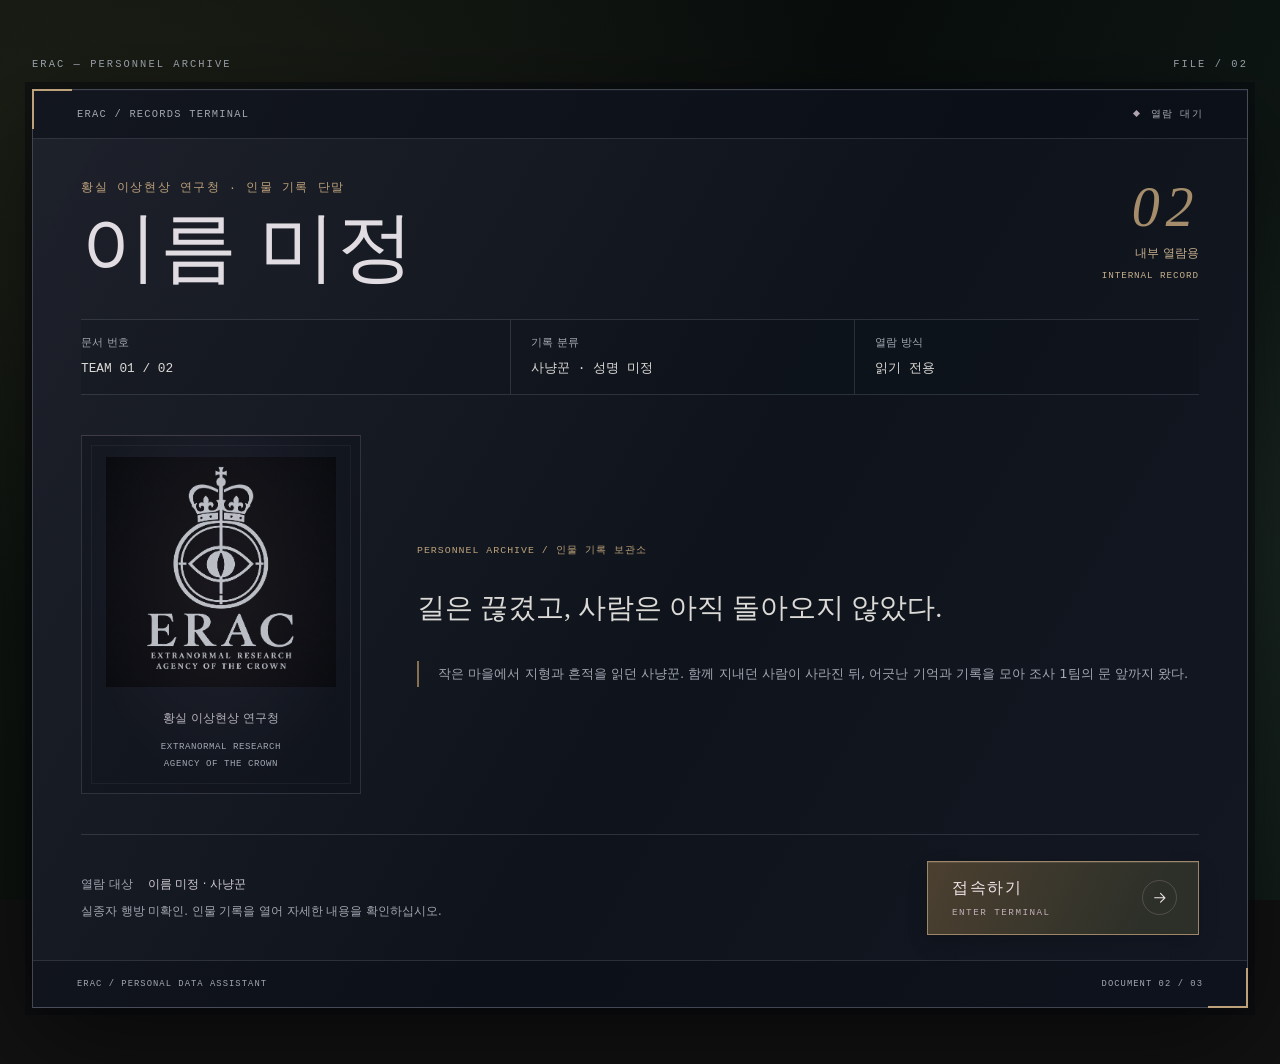
<file: index.html>
<!doctype html>
<html lang="ko">
  <head>
    <meta charset="utf-8" />
    <meta name="viewport" content="width=device-width, initial-scale=1" />
    <meta name="description" content="사라진 사람의 흔적을 좇아 ERAC 조사 1팀에 합류한 조사원의 인물 기록." />
    <meta name="theme-color" content="#0a1012" />
    <link rel="stylesheet" href="styles.css?v=archive-3" />
    <title>이름 미정 · 사냥꾼 인물 기록</title>
  </head>
  <body class="entry-page">
    <a class="skip-link" href="#terminal-title">본문으로 건너뛰기</a>
    <main class="entry-shell">
      <div class="archive-rail" aria-hidden="true"><span>ERAC — PERSONNEL ARCHIVE</span><span>FILE / 02</span></div>
      <section class="pda-document" aria-labelledby="terminal-title">
        <header class="document-bar"><span>ERAC / RECORDS TERMINAL</span><span class="document-status"><span aria-hidden="true"></span>열람 대기</span></header>
        <div class="document-heading"><div><p class="document-kicker">황실 이상현상 연구청 · 인물 기록 단말</p><h1 id="terminal-title" class="pending-title">이름 미정</h1></div><span class="document-stamp"><span class="stamp-number" aria-hidden="true">02</span>내부 열람용<br /><span lang="en">INTERNAL RECORD</span></span></div>
        <dl class="document-metadata"><div><dt>문서 번호</dt><dd>TEAM 01 / 02</dd></div><div><dt>기록 분류</dt><dd>사냥꾼 · 성명 미정</dd></div><div><dt>열람 방식</dt><dd>읽기 전용</dd></div></dl>
        <div class="document-body">
          <figure class="document-seal"><img src="assets/erac-logo.png" width="1254" height="1254" alt="ERAC 황실 이상현상 연구청 문장" decoding="async" /><figcaption>황실 이상현상 연구청<span lang="en">EXTRANORMAL RESEARCH<br />AGENCY OF THE CROWN</span></figcaption></figure>
          <div class="opening"><p class="document-kicker">PERSONNEL ARCHIVE / 인물 기록 보관소</p><blockquote class="case-quote" lang="ko"><p>길은 끊겼고, 사람은 아직 돌아오지 않았다.</p></blockquote><p class="opening-translation">작은 마을에서 지형과 흔적을 읽던 사냥꾼. 함께 지내던 사람이 사라진 뒤, 어긋난 기억과 기록을 모아 조사 1팀의 문 앞까지 왔다.</p></div>
        </div>
        <div class="document-access"><p class="access-notice">열람 대상 <strong>이름 미정 · 사냥꾼</strong><span>실종자 행방 미확인. 인물 기록을 열어 자세한 내용을 확인하십시오.</span></p><a class="access-button" href="profile.html" aria-label="접속하기"><span class="access-copy"><span class="access-label">접속하기</span><span class="access-caption" aria-hidden="true">ENTER TERMINAL</span></span><span class="access-arrow" aria-hidden="true"><svg viewBox="0 0 24 24" fill="none"><path d="M5 12h14m-6-6 6 6-6 6" stroke="currentColor" stroke-width="1.5" stroke-linecap="round" stroke-linejoin="round" /></svg></span></a></div>
        <div class="document-end"><span>ERAC / PERSONAL DATA ASSISTANT</span><span>DOCUMENT 02 <span aria-hidden="true">/</span> 03</span></div>
      </section>
    </main>
  </body>
</html>
</file>
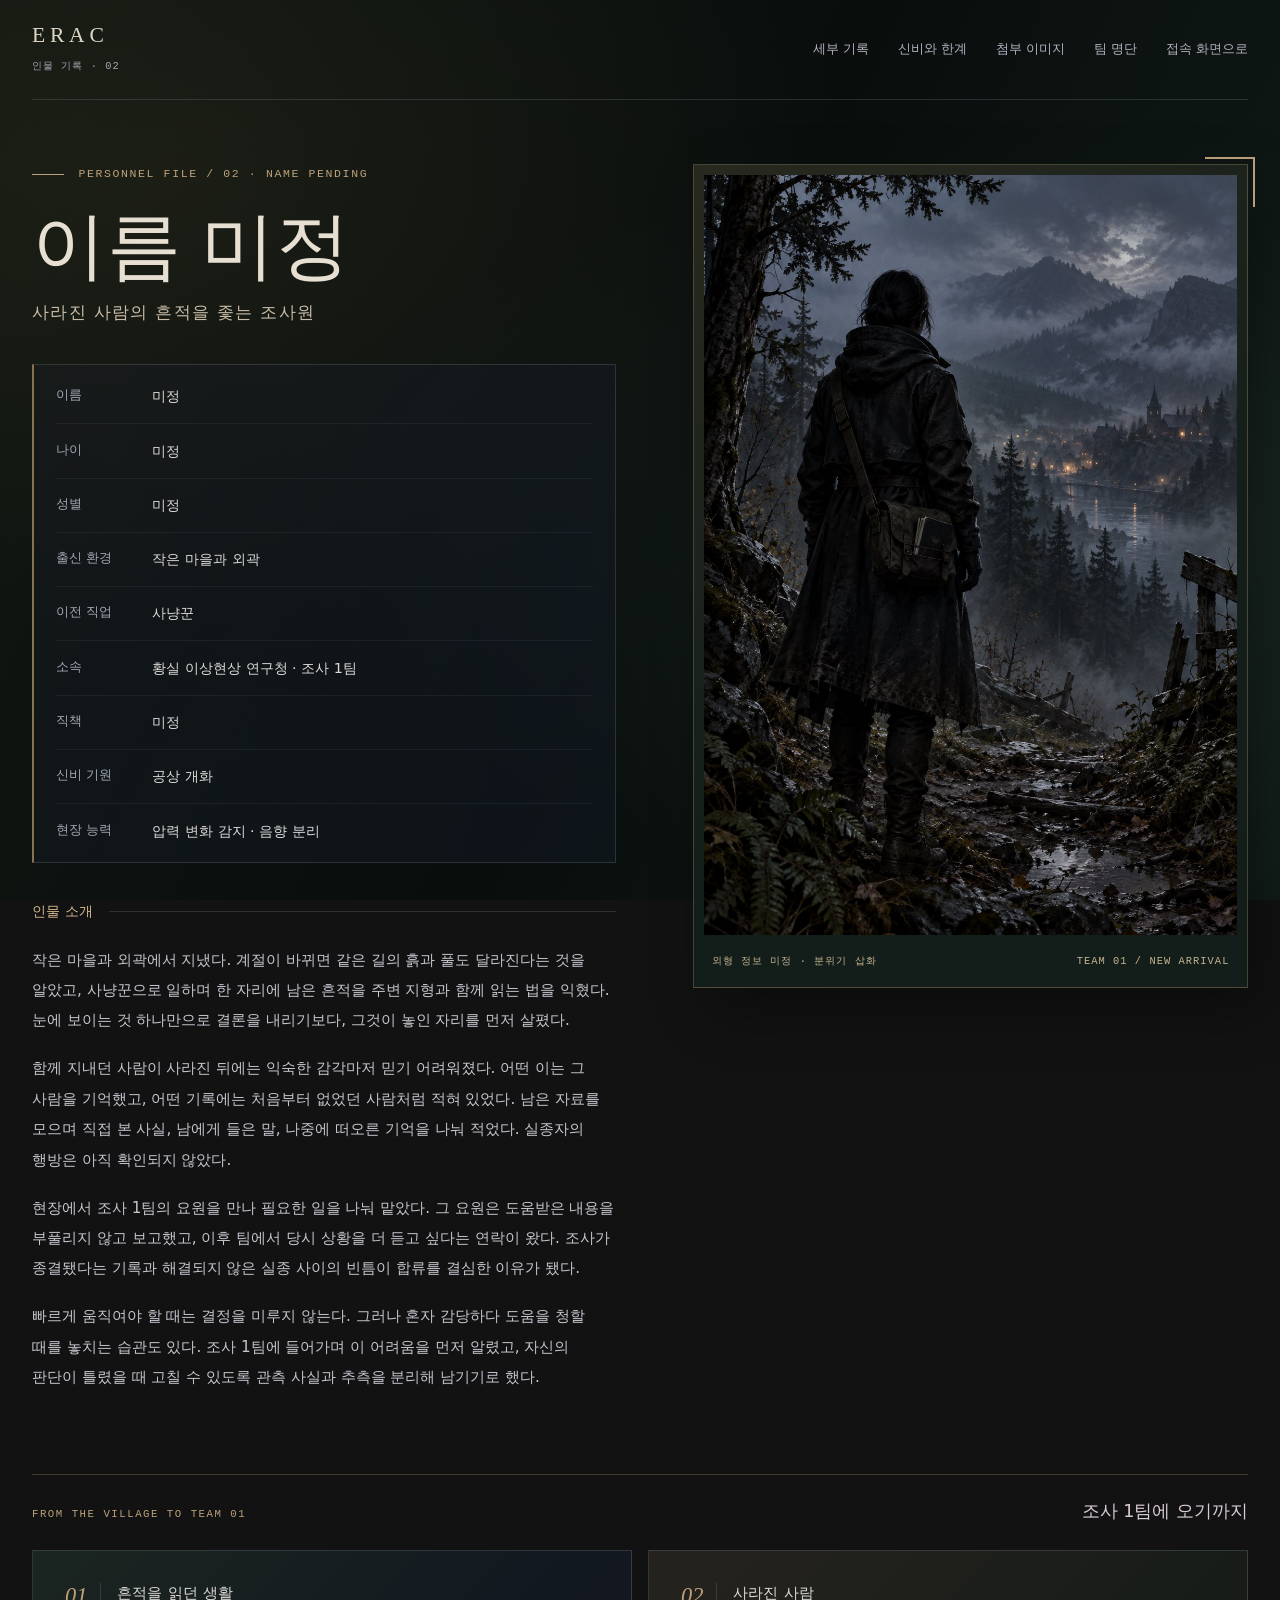
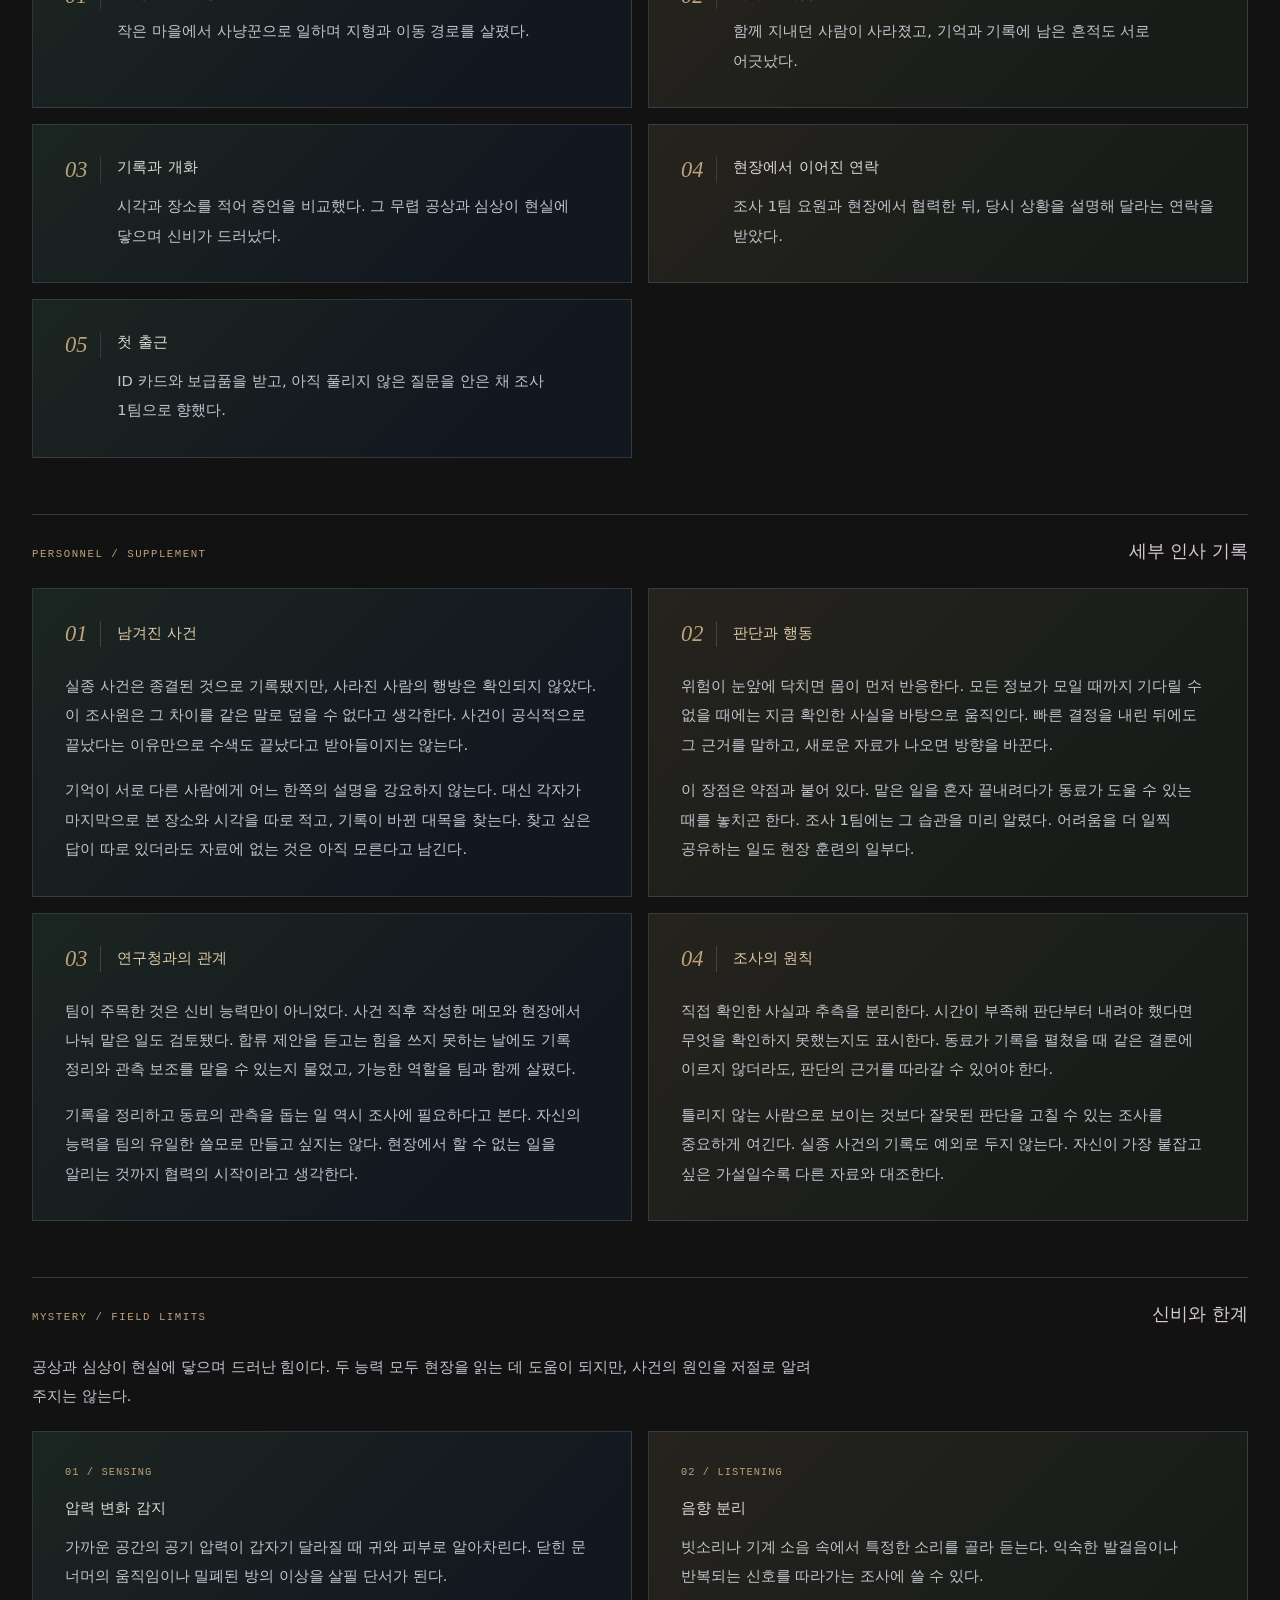
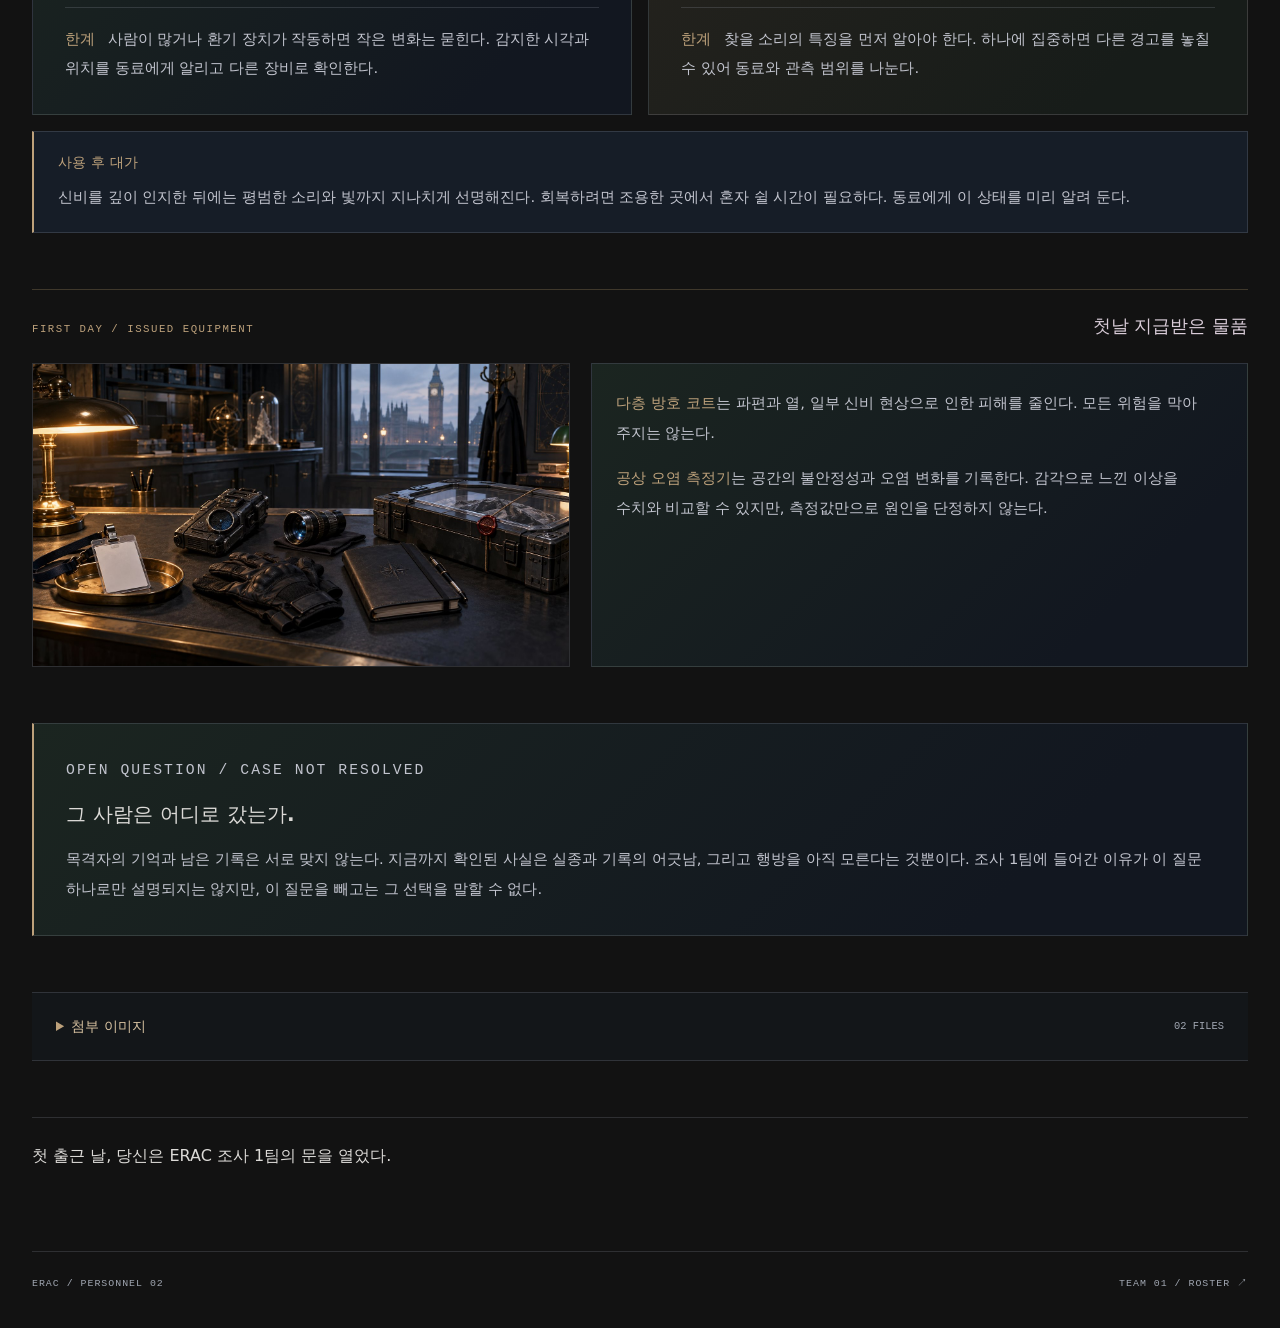
<file: profile.html>
<!doctype html>
<html lang="ko">
  <head>
    <meta charset="utf-8" />
    <meta name="viewport" content="width=device-width, initial-scale=1" />
    <meta name="description" content="사라진 사람의 흔적을 좇아 ERAC 조사 1팀에 합류한 조사원의 인물 기록." />
    <meta name="theme-color" content="#0a1012" />
    <link rel="stylesheet" href="styles.css?v=archive-3" />
    <title>이름 미정 · 사냥꾼 인물 기록</title>
  </head>
  <body class="profile-page">
    <a class="skip-link" href="#profile-title">본문으로 건너뛰기</a>
    <main class="shell">
      <header class="topbar" aria-label="인물 기록">
        <a class="brand" href="./" aria-label="접속 화면으로 돌아가기">ERAC<span class="brand-subtitle">인물 기록 · 02</span></a>
        <nav class="header-nav" aria-label="주 메뉴">
          <a class="exit-link" href="#personnel-detail">세부 기록</a>
          <a class="exit-link" href="#abilities">신비와 한계</a>
          <a class="exit-link" href="#attachments">첨부 이미지</a>
          <a class="exit-link" href="https://castorice-sa.github.io/Team01-Roster/">팀 명단</a>
          <a class="exit-link" href="./">접속 화면으로</a>
        </nav>
      </header>
      <section class="intro" aria-labelledby="profile-title">
        <div class="profile-copy">
          <p class="eyebrow">PERSONNEL FILE / 02 · NAME PENDING</p>
          <h1 id="profile-title">이름 미정</h1>
          <p class="character-name">사라진 사람의 흔적을 좇는 조사원</p>

          <dl class="record-fields">
            <div><dt>이름</dt><dd>미정</dd></div>
            <div><dt>나이</dt><dd>미정</dd></div>
            <div><dt>성별</dt><dd>미정</dd></div>
            <div><dt>출신 환경</dt><dd>작은 마을과 외곽</dd></div>
            <div><dt>이전 직업</dt><dd>사냥꾼</dd></div>
            <div><dt>소속</dt><dd>황실 이상현상 연구청 · 조사 1팀</dd></div>
            <div><dt>직책</dt><dd>미정</dd></div>
            <div><dt>신비 기원</dt><dd>공상 개화</dd></div>
            <div><dt>현장 능력</dt><dd>압력 변화 감지 · 음향 분리</dd></div>
          </dl>

          <div class="profile-bio">
            <h2>인물 소개</h2>
            <p>작은 마을과 외곽에서 지냈다. 계절이 바뀌면 같은 길의 흙과 풀도 달라진다는 것을 알았고, 사냥꾼으로 일하며 한 자리에 남은 흔적을 주변 지형과 함께 읽는 법을 익혔다. 눈에 보이는 것 하나만으로 결론을 내리기보다, 그것이 놓인 자리를 먼저 살폈다.</p>
            <p>함께 지내던 사람이 사라진 뒤에는 익숙한 감각마저 믿기 어려워졌다. 어떤 이는 그 사람을 기억했고, 어떤 기록에는 처음부터 없었던 사람처럼 적혀 있었다. 남은 자료를 모으며 직접 본 사실, 남에게 들은 말, 나중에 떠오른 기억을 나눠 적었다. 실종자의 행방은 아직 확인되지 않았다.</p>
            <p>현장에서 조사 1팀의 요원을 만나 필요한 일을 나눠 맡았다. 그 요원은 도움받은 내용을 부풀리지 않고 보고했고, 이후 팀에서 당시 상황을 더 듣고 싶다는 연락이 왔다. 조사가 종결됐다는 기록과 해결되지 않은 실종 사이의 빈틈이 합류를 결심한 이유가 됐다.</p>
            <p>빠르게 움직여야 할 때는 결정을 미루지 않는다. 그러나 혼자 감당하다 도움을 청할 때를 놓치는 습관도 있다. 조사 1팀에 들어가며 이 어려움을 먼저 알렸고, 자신의 판단이 틀렸을 때 고칠 수 있도록 관측 사실과 추측을 분리해 남기기로 했다.</p>
          </div>
        </div>

        <figure class="portrait">
          <img src="assets/investigator-back.jpg" alt="숲길에서 등을 보인 인물의 분위기 삽화. 실제 외형은 아직 정해지지 않았다." width="1024" height="1536" decoding="async" />
          <figcaption><span>외형 정보 미정 · 분위기 삽화</span><span>TEAM 01 / NEW ARRIVAL</span></figcaption>
        </figure>
      </section>

      <section class="story-route" aria-labelledby="route-title">
        <div class="detail-heading"><p class="eyebrow">FROM THE VILLAGE TO TEAM 01</p><h2 id="route-title">조사 1팀에 오기까지</h2></div>
        <ol>
          <li><span>01</span><div><h3>흔적을 읽던 생활</h3><p>작은 마을에서 사냥꾼으로 일하며 지형과 이동 경로를 살폈다.</p></div></li>
          <li><span>02</span><div><h3>사라진 사람</h3><p>함께 지내던 사람이 사라졌고, 기억과 기록에 남은 흔적도 서로 어긋났다.</p></div></li>
          <li><span>03</span><div><h3>기록과 개화</h3><p>시각과 장소를 적어 증언을 비교했다. 그 무렵 공상과 심상이 현실에 닿으며 신비가 드러났다.</p></div></li>
          <li><span>04</span><div><h3>현장에서 이어진 연락</h3><p>조사 1팀 요원과 현장에서 협력한 뒤, 당시 상황을 설명해 달라는 연락을 받았다.</p></div></li>
          <li><span>05</span><div><h3>첫 출근</h3><p>ID 카드와 보급품을 받고, 아직 풀리지 않은 질문을 안은 채 조사 1팀으로 향했다.</p></div></li>
        </ol>
      </section>

      <section class="personnel-detail" id="personnel-detail" aria-labelledby="detail-title">
        <div class="detail-heading"><p class="eyebrow">PERSONNEL / SUPPLEMENT</p><h2 id="detail-title">세부 인사 기록</h2></div>
        <div class="detail-grid">
          <article class="record-panel"><h3><span class="section-number">01</span>남겨진 사건</h3>
            <p>실종 사건은 종결된 것으로 기록됐지만, 사라진 사람의 행방은 확인되지 않았다. 이 조사원은 그 차이를 같은 말로 덮을 수 없다고 생각한다. 사건이 공식적으로 끝났다는 이유만으로 수색도 끝났다고 받아들이지는 않는다.</p>
            <p>기억이 서로 다른 사람에게 어느 한쪽의 설명을 강요하지 않는다. 대신 각자가 마지막으로 본 장소와 시각을 따로 적고, 기록이 바뀐 대목을 찾는다. 찾고 싶은 답이 따로 있더라도 자료에 없는 것은 아직 모른다고 남긴다.</p>
          </article>
          <article class="record-panel"><h3><span class="section-number">02</span>판단과 행동</h3>
            <p>위험이 눈앞에 닥치면 몸이 먼저 반응한다. 모든 정보가 모일 때까지 기다릴 수 없을 때에는 지금 확인한 사실을 바탕으로 움직인다. 빠른 결정을 내린 뒤에도 그 근거를 말하고, 새로운 자료가 나오면 방향을 바꾼다.</p>
            <p>이 장점은 약점과 붙어 있다. 맡은 일을 혼자 끝내려다가 동료가 도울 수 있는 때를 놓치곤 한다. 조사 1팀에는 그 습관을 미리 알렸다. 어려움을 더 일찍 공유하는 일도 현장 훈련의 일부다.</p>
          </article>
          <article class="record-panel"><h3><span class="section-number">03</span>연구청과의 관계</h3>
            <p>팀이 주목한 것은 신비 능력만이 아니었다. 사건 직후 작성한 메모와 현장에서 나눠 맡은 일도 검토됐다. 합류 제안을 듣고는 힘을 쓰지 못하는 날에도 기록 정리와 관측 보조를 맡을 수 있는지 물었고, 가능한 역할을 팀과 함께 살폈다.</p>
            <p>기록을 정리하고 동료의 관측을 돕는 일 역시 조사에 필요하다고 본다. 자신의 능력을 팀의 유일한 쓸모로 만들고 싶지는 않다. 현장에서 할 수 없는 일을 알리는 것까지 협력의 시작이라고 생각한다.</p>
          </article>
          <article class="record-panel"><h3><span class="section-number">04</span>조사의 원칙</h3>
            <p>직접 확인한 사실과 추측을 분리한다. 시간이 부족해 판단부터 내려야 했다면 무엇을 확인하지 못했는지도 표시한다. 동료가 기록을 펼쳤을 때 같은 결론에 이르지 않더라도, 판단의 근거를 따라갈 수 있어야 한다.</p>
            <p>틀리지 않는 사람으로 보이는 것보다 잘못된 판단을 고칠 수 있는 조사를 중요하게 여긴다. 실종 사건의 기록도 예외로 두지 않는다. 자신이 가장 붙잡고 싶은 가설일수록 다른 자료와 대조한다.</p>
          </article>
        </div>
      </section>

      <section class="abilities-section" id="abilities" aria-labelledby="abilities-title">
        <div class="detail-heading"><p class="eyebrow">MYSTERY / FIELD LIMITS</p><h2 id="abilities-title">신비와 한계</h2></div>
        <p class="section-lead">공상과 심상이 현실에 닿으며 드러난 힘이다. 두 능력 모두 현장을 읽는 데 도움이 되지만, 사건의 원인을 저절로 알려 주지는 않는다.</p>
        <div class="ability-grid">
          <article class="ability-panel"><span>01 / SENSING</span><h3>압력 변화 감지</h3><p>가까운 공간의 공기 압력이 갑자기 달라질 때 귀와 피부로 알아차린다. 닫힌 문 너머의 움직임이나 밀폐된 방의 이상을 살필 단서가 된다.</p><p class="limit"><strong>한계</strong> 사람이 많거나 환기 장치가 작동하면 작은 변화는 묻힌다. 감지한 시각과 위치를 동료에게 알리고 다른 장비로 확인한다.</p></article>
          <article class="ability-panel"><span>02 / LISTENING</span><h3>음향 분리</h3><p>빗소리나 기계 소음 속에서 특정한 소리를 골라 듣는다. 익숙한 발걸음이나 반복되는 신호를 따라가는 조사에 쓸 수 있다.</p><p class="limit"><strong>한계</strong> 찾을 소리의 특징을 먼저 알아야 한다. 하나에 집중하면 다른 경고를 놓칠 수 있어 동료와 관측 범위를 나눈다.</p></article>
        </div>
        <div class="ability-cost"><strong>사용 후 대가</strong><p>신비를 깊이 인지한 뒤에는 평범한 소리와 빛까지 지나치게 선명해진다. 회복하려면 조용한 곳에서 혼자 쉴 시간이 필요하다. 동료에게 이 상태를 미리 알려 둔다.</p></div>
      </section>

      <section class="field-section" aria-labelledby="field-title">
        <div class="detail-heading"><p class="eyebrow">FIRST DAY / ISSUED EQUIPMENT</p><h2 id="field-title">첫날 지급받은 물품</h2></div>
        <div class="field-layout">
          <img src="assets/field-kit.jpg" alt="ID 카드와 조사 장비가 놓인 보급대의 분위기 삽화" width="1672" height="941" loading="lazy" decoding="async" />
          <div class="field-copy"><p><strong>다층 방호 코트</strong>는 파편과 열, 일부 신비 현상으로 인한 피해를 줄인다. 모든 위험을 막아 주지는 않는다.</p><p><strong>공상 오염 측정기</strong>는 공간의 불안정성과 오염 변화를 기록한다. 감각으로 느낀 이상을 수치와 비교할 수 있지만, 측정값만으로 원인을 단정하지 않는다.</p></div>
        </div>
      </section>

      <section class="unresolved" aria-labelledby="unresolved-title">
        <p class="eyebrow">OPEN QUESTION / CASE NOT RESOLVED</p>
        <h2 id="unresolved-title">그 사람은 어디로 갔는가.</h2>
        <p>목격자의 기억과 남은 기록은 서로 맞지 않는다. 지금까지 확인된 사실은 실종과 기록의 어긋남, 그리고 행방을 아직 모른다는 것뿐이다. 조사 1팀에 들어간 이유가 이 질문 하나로만 설명되지는 않지만, 이 질문을 빼고는 그 선택을 말할 수 없다.</p>
      </section>

      <details class="attachments" id="attachments">
        <summary>첨부 이미지 <span>02 FILES</span></summary>
        <div class="image-grid">
          <figure><img src="assets/forest-trail.jpg" alt="발자국이 끊긴 숲길과 멀리 보이는 마을의 분위기 삽화" width="1916" height="821" loading="lazy" decoding="async" /><figcaption>01 / 끊긴 흔적</figcaption></figure>
          <figure><img src="assets/field-kit.jpg" alt="첫 출근 날의 조사 장비가 놓인 보급대의 분위기 삽화" width="1672" height="941" loading="lazy" decoding="async" /><figcaption>02 / 첫날의 보급품</figcaption></figure>
        </div>
      </details>

      <p class="closing-line">첫 출근 날, 당신은 ERAC 조사 1팀의 문을 열었다.</p>
    </main>
    <footer><span>ERAC / PERSONNEL 02</span><a href="https://castorice-sa.github.io/Team01-Roster/">TEAM 01 / ROSTER ↗</a></footer>
  </body>
</html>
</file>
<file: styles.css>
/* ERAC archive: charcoal, storm blue, faded wine, silver. No external assets. */
:root {
  color-scheme: dark;
  --ink: #0b100f;
  --panel: #141a23;
  --text: #dcdad7;
  --muted: #a1a7b2;
  --line: rgba(176, 184, 200, .18);
  --silver: #b7b5c5;
  --wine: #bda17b;
  --wine-dark: #4b4134;
  --mono: ui-monospace, "Cascadia Code", Consolas, monospace;
  font-family: Pretendard, "Noto Sans KR", system-ui, -apple-system, "Segoe UI", sans-serif;
  font-synthesis: none;
  text-rendering: optimizeLegibility;
}
* { box-sizing: border-box; }
[hidden] { display: none !important; }
html { scroll-behavior: smooth; scroll-padding-top: 2rem; }
body {
  min-width: 320px;
  margin: 0;
  min-height: 100vh;
  color: var(--text);
  background:
    radial-gradient(ellipse at 12% 20%, rgba(87, 72, 46, .19), transparent 44%),
    radial-gradient(ellipse at 87% 58%, rgba(57, 78, 65, .24), transparent 52%),
    linear-gradient(115deg, #101711, #090e0d 52%, #121d19);
  background-attachment: fixed;
}
body::before {
  content: "";
  position: fixed;
  inset: 0;
  pointer-events: none;
  background:
    linear-gradient(90deg, transparent calc(50% - 660px), var(--line) calc(50% - 659px), transparent calc(50% - 658px), transparent calc(50% + 658px), var(--line) calc(50% + 659px), transparent calc(50% + 660px)),
    repeating-linear-gradient(0deg, transparent 0 3px, rgba(167, 174, 194, .015) 3px 4px);
  opacity: .65;
  z-index: -1;
}
a { color: inherit; }
a:focus-visible, summary:focus-visible {
  outline: 2px solid #c9b9c8;
  outline-offset: 6px;
}
h1, h2, h3, p { margin-top: 0; }
h1 { margin-bottom: 0; font-family: Georgia, "Times New Roman", serif; font-weight: 400; }
.shell, footer { width: min(1220px, calc(100% - 64px)); margin-inline: auto; }
.eyebrow, .document-kicker {
  color: var(--wine);
  font: .72rem/1.8 var(--mono);
  letter-spacing: .14em;
}
.entry-shell {
  width: min(1220px, calc(100% - 64px));
  min-height: 100svh;
  margin-inline: auto;
  display: flex;
  flex-direction: column;
  justify-content: center;
  padding-block: 3.5rem;
}
.archive-rail {
  display: flex;
  justify-content: space-between;
  gap: 1rem;
  padding: 0 0 1rem;
  color: var(--muted);
  font: .65rem/1.6 var(--mono);
  letter-spacing: .2em;
}
.pda-document {
  position: relative;
  border: 1px solid rgba(175, 179, 199, .3);
  background: linear-gradient(120deg, rgba(31, 34, 44, .97), rgba(15, 20, 28, .99) 55%, #121722);
  box-shadow: 0 32px 100px #0008, 0 0 0 7px #090b1080, inset 0 1px #d4c7d315;
}
.pda-document::before, .pda-document::after {
  content: "";
  position: absolute;
  pointer-events: none;
  width: 38px;
  height: 38px;
  border-color: var(--wine);
  border-style: solid;
}
.pda-document::before { top: -1px; left: -1px; border-width: 2px 0 0 2px; }
.pda-document::after { bottom: -1px; right: -1px; border-width: 0 2px 2px 0; }
.document-bar, .document-end {
  display: flex;
  justify-content: space-between;
  align-items: center;
  gap: 1rem;
  padding: 1rem 2.75rem;
  color: var(--muted);
  font: .65rem/1.6 var(--mono);
  letter-spacing: .12em;
}
.document-bar { background: #090d1480; border-bottom: 1px solid var(--line); }
.document-status { display: inline-flex; align-items: center; gap: .7rem; white-space: nowrap; }
.document-status > span { width: 5px; height: 5px; background: #b1a4ae; transform: rotate(45deg); }
.document-heading { display: flex; justify-content: space-between; align-items: center; gap: 2rem; padding: 2.4rem 3rem 2rem; }
.document-kicker { margin-bottom: .75rem; word-break: keep-all; }
.document-heading h1 { font-size: clamp(3.5rem, 6vw, 5.8rem); letter-spacing: .16em; line-height: 1; color: #e1dce2; }
.document-stamp { text-align: right; color: #c6af8c; font-size: .75rem; line-height: 1.8; }
.document-stamp > span { font: .58rem/1.8 var(--mono); letter-spacing: .1em; }
.document-stamp .stamp-number { display: block; font: italic 3.5rem/1 Georgia, serif; color: #a58d6b; margin-bottom: .5rem; }
.document-metadata { display: grid; grid-template-columns: 1.25fr 1fr 1fr; margin: 0 3rem; border-block: 1px solid var(--line); background: #090d142b; }
.document-metadata > div { padding: .9rem 1.25rem; border-right: 1px solid var(--line); }
.document-metadata > div:first-child { padding-left: 0; }
.document-metadata > div:last-child { border: 0; }
.document-metadata dt { color: var(--muted); font-size: .7rem; }
.document-metadata dd { margin: .5rem 0 0; font: .8rem/1.7 var(--mono); }
.document-body { display: grid; grid-template-columns: 280px minmax(0, 1fr); align-items: center; gap: 3.5rem; padding: 2.5rem 3rem; }
.document-seal {
  position: relative;
  isolation: isolate;
  margin: 0;
  padding: 1.3rem 1.5rem;
  text-align: center;
  background: radial-gradient(ellipse at 50% 40%, #85739120, transparent 70%), #0c111a55;
  border: 1px solid var(--line);
  border-top-color: #8b768960;
}
.document-seal::before { content: ""; position: absolute; inset: 9px; border: 1px solid #a69aaa15; pointer-events: none; }
.document-seal img { display: block; width: 100%; height: auto; mix-blend-mode: screen; }
.document-seal figcaption { margin-top: 1.3rem; color: #b6b2bd; font-size: .78rem; line-height: 1.8; }
.document-seal figcaption span { display: block; margin-top: .6rem; color: var(--muted); font: .57rem/1.8 var(--mono); letter-spacing: .06em; }
.opening { min-width: 0; padding-block: .5rem; }
.opening .document-kicker { font-size: .62rem; letter-spacing: .1em; margin-bottom: 1.6rem; }
.opening blockquote { margin: 0 0 1.4rem; }
.opening blockquote p { margin: 0; font-family: Georgia, "Times New Roman", serif; line-height: 1.55; }
.opening blockquote[lang="fr"] p { font-size: clamp(1.5rem, 2.3vw, 2.15rem); font-style: italic; color: #e0d7dc; }
.opening blockquote[lang="en"] p { font-size: clamp(1.05rem, 1.4vw, 1.3rem); color: #b5bac8; }
.opening-translation { margin: 1.8rem 0 0; padding-left: 1.2rem; border-left: 2px solid #867050; color: var(--muted); font-size: .8rem; line-height: 2; word-break: keep-all; }
.document-access { display: flex; justify-content: space-between; align-items: center; gap: 2rem; margin: 0 3rem; padding: 1.6rem 0; border-top: 1px solid var(--line); }
.access-notice { margin: 0; color: var(--muted); font-size: .72rem; line-height: 1.8; }
.access-notice strong { margin-left: .7rem; color: #d3cbd4; font-weight: 500; }
.access-notice > span { display: block; margin-top: .4rem; }
.access-button {
  display: inline-flex;
  justify-content: space-between;
  align-items: center;
  flex-shrink: 0;
  width: 17rem;
  min-height: 4.4rem;
  padding: 1rem 1.3rem 1rem 1.5rem;
  border: 1px solid #9e8767;
  background: linear-gradient(115deg, #4c4030, #2d3029 80%);
  box-shadow: inset 0 1px #d4bec225, 0 8px 20px #0002;
  color: #f0e3e7;
  text-decoration: none;
  transition: background 180ms, border-color 180ms, transform 180ms;
}
.access-copy { display: grid; gap: .5rem; }
.access-label { font-size: 1rem; letter-spacing: .1em; }
.access-caption { color: #c1aeb8; font: .58rem var(--mono); letter-spacing: .16em; }
.access-arrow { display: grid; place-items: center; width: 2.2rem; height: 2.2rem; border: 1px solid #b49da645; border-radius: 50%; transition: transform 180ms; }
.access-arrow svg { width: 1.1rem; height: 1.1rem; }
.access-button:hover { background: linear-gradient(115deg, #5c4e37, #3b4034); border-color: #d5bd97; transform: translateY(-2px); }
.access-button:hover .access-arrow { transform: translateX(3px); }
.access-button:active { transform: none; }
.document-end { border-top: 1px solid var(--line); background: #090d1460; font-size: .55rem; }

/* Personal dossier */
.topbar { display: flex; justify-content: space-between; align-items: center; gap: 2rem; min-height: 100px; border-bottom: 1px solid var(--line); }
.brand { font-family: Georgia, serif; font-size: 1.35rem; letter-spacing: .22em; text-decoration: none; color: #ded7c7; }
.brand-subtitle { display: block; margin-top: .6rem; font: .65rem/1.7 var(--mono); color: var(--muted); letter-spacing: .1em; }
.header-nav { display: flex; gap: 1.8rem; flex-wrap: wrap; }
.exit-link { font-size: .8rem; color: #b5b0c1; text-decoration: none; padding-block: .65rem; border-bottom: 1px solid transparent; }
.exit-link:hover { color: #e4d8e4; border-bottom-color: var(--wine); }
.intro { display: grid; grid-template-columns: minmax(0, 1fr) minmax(0, .95fr); gap: clamp(2.5rem, 6vw, 5.5rem); align-items: start; padding: 4rem 0; }
.intro .eyebrow { display: flex; align-items: center; gap: .9rem; margin-bottom: 1.5rem; }
.intro .eyebrow::before { content: ""; width: 2rem; height: 1px; background: var(--wine); }
.intro h1 { color: #e7dfd1; font-size: clamp(3.6rem, 7vw, 6.5rem); letter-spacing: .06em; line-height: 1; }
.character-name { font-size: 1.05rem; margin: 1rem 0 2.4rem; color: #c8bca8; letter-spacing: .4em; }
.record-fields { margin: 0; padding: .3rem 1.4rem; border: 1px solid var(--line); border-left: 2px solid #867350; background: linear-gradient(120deg, #1b1c2760, #12192290); font-size: .9rem; }
.record-fields > div { display: grid; grid-template-columns: 4rem minmax(0, 1fr); gap: 1rem; padding: .9rem 0; border-bottom: 1px solid #b0b8c813; line-height: 1.7; }
.record-fields > div:last-child { border: none; }
.record-fields dt { color: var(--muted); font-size: .8rem; }
.record-fields dd { margin: 0; }
.field-title, .field-subtitle, .field-meta { display: block; }
.field-title { color: #e0d6c2; font-weight: 550; }
.field-subtitle { margin-top: .35rem; font-size: .85rem; }
.field-meta { margin-top: .4rem; color: #a3a7b6; font: .68rem/1.75 var(--mono); overflow-wrap: anywhere; }
.field-description { margin: .65rem 0 0; color: var(--muted); font-size: .82rem; line-height: 1.9; word-break: keep-all; overflow-wrap: anywhere; }
.profile-bio { margin-top: 2.4rem; }
.profile-bio h2 { display: flex; align-items: center; gap: 1rem; font-size: .9rem; font-weight: 500; color: #d0b68f; margin-bottom: 1.5rem; }
.profile-bio h2::after { content: ""; height: 1px; background: var(--line); flex: 1; }
.profile-bio p { font-size: .95rem; line-height: 2; margin-bottom: 1.1rem; word-break: keep-all; overflow-wrap: anywhere; color: #c4c5ce; }
.portrait { position: sticky; top: 2rem; min-width: 0; margin: 0; padding: .65rem; border: 1px solid #bea77c4a; background: linear-gradient(145deg, #28291f, #131e1a 60%); box-shadow: 18px 22px 55px #0005; }
.portrait::before { content: ""; position: absolute; top: -.5rem; right: -.5rem; width: 3rem; height: 3rem; border-top: 2px solid #b89d78; border-right: 2px solid #b89d78; pointer-events: none; }
.portrait img, .image-grid img { display: block; width: 100%; height: auto; }
.portrait figcaption { display: flex; justify-content: space-between; gap: 1rem; padding: 1.1rem .45rem .4rem; font: .65rem/1.7 var(--mono); color: #c5b492; letter-spacing: .1em; }
.personnel-detail { margin-bottom: 3.5rem; }
.detail-heading { display: flex; align-items: center; justify-content: space-between; flex-wrap: wrap; gap: 1rem; padding: 1.5rem 0; border-top: 1px solid #aa91684d; }
.detail-heading h2 { font-size: 1.1rem; font-weight: 500; margin: 0; color: #d8cbd7; }
.detail-heading > span { font: .62rem var(--mono); color: var(--muted); letter-spacing: .14em; }
.detail-grid { display: grid; grid-template-columns: repeat(2, minmax(0, 1fr)); gap: 1rem; }
.record-panel { padding: 2rem; border: 1px solid var(--line); background: linear-gradient(135deg, #1b2520, #121720 80%); }
.record-panel:nth-child(even) { background: linear-gradient(135deg, #26231e, #171c19 80%); }
.record-panel h3 { display: flex; align-items: center; gap: 1rem; color: #ddc9a9; font-size: .95rem; font-weight: 500; margin-bottom: 1.5rem; }
.section-number { font: italic 1.4rem Georgia, serif; color: #c1a27b; padding-right: .8rem; border-right: 1px solid #ab85904d; }
.record-panel p { margin: 0; color: #c2c4ce; font-size: .92rem; line-height: 2; word-break: keep-all; overflow-wrap: anywhere; }
.record-panel p + p { margin-top: 1rem; }
.attachments { margin: 0 0 3.5rem; border-block: 1px solid var(--line); background: #18202b50; }
.attachments summary { padding: 1.5rem; cursor: pointer; color: #d9c3a2; font-size: .9rem; }
.attachments summary::marker { color: var(--wine); }
.attachments summary span { float: right; color: var(--muted); font: .65rem/1.8 var(--mono); }
.image-grid { display: grid; grid-template-columns: repeat(3, minmax(0, 1fr)); align-items: start; gap: 1.5rem; padding: .5rem 1.5rem 1.5rem; }
.image-grid figure { margin: 0; min-width: 0; border: 1px solid var(--line); background: #0c111b; }
.image-grid figcaption { padding: .8rem; color: var(--muted); font: .7rem var(--mono); }
footer { display: flex; justify-content: space-between; gap: 1rem; border-top: 1px solid var(--line); padding: 1.5rem 0 2.5rem; }
footer p { margin: 0; font: .62rem/1.6 var(--mono); letter-spacing: .1em; color: var(--muted); }
.empty-record { padding: 4rem 0; line-height: 1.9; }

/* Compact desktop, tablet and phone layouts keep the document readable. */
@media (min-width: 801px) and (max-height: 850px) {
  .entry-shell { padding-block: 1rem; }
  .archive-rail { padding-bottom: .6rem; }
  .document-heading { padding-block: 1rem; }
  .document-heading h1 { font-size: 3.5rem; }
  .document-body { padding-block: 1.2rem; grid-template-columns: 200px minmax(0, 1fr); gap: 2.5rem; }
  .document-seal { padding: .7rem 1rem; }
  .document-seal figcaption { margin-top: .7rem; }
  .document-seal figcaption span { display: none; }
  .document-access { padding-block: 1.1rem; }
  .document-bar, .document-end { padding-block: .75rem; }
  .opening .document-kicker { margin-bottom: 1rem; }
  .opening blockquote { margin-bottom: 1rem; }
  .opening blockquote[lang="fr"] p { font-size: 1.8rem; }
  .opening blockquote[lang="en"] p { font-size: 1.1rem; }
  .opening-translation { margin-top: 1rem; font-size: .75rem; line-height: 1.9; }
}
@media (max-width: 900px) {
  .intro { gap: 2rem; }
  .record-fields { padding-inline: 1rem; }
  .document-body { grid-template-columns: 220px minmax(0, 1fr); gap: 2rem; }
}
@media (max-width: 800px) {
  .entry-shell, .shell, footer { width: calc(100% - 32px); }
  .entry-shell { padding-block: 1.5rem; }
  .document-heading { padding: 1.75rem; }
  .document-metadata { margin-inline: 1.75rem; }
  .document-body { padding: 2rem 1.75rem; grid-template-columns: 1fr; gap: 2rem; }
  .document-seal { width: 220px; justify-self: center; }
  .document-seal figcaption span { display: none; }
  .opening { max-width: 35rem; justify-self: center; }
  .document-access { margin-inline: 1.75rem; }
  .document-bar, .document-end { padding-inline: 1.75rem; }
  .intro { grid-template-columns: 1fr; padding-block: 2.5rem; }
  .portrait { position: relative; top: auto; max-width: 560px; width: 100%; justify-self: center; }
  .detail-grid { grid-template-columns: 1fr; }
  .image-grid { grid-template-columns: repeat(2, minmax(0, 1fr)); }
}
@media (max-width: 540px) {
  .archive-rail { font-size: .5rem; letter-spacing: .09em; }
  .document-heading { gap: 1rem; padding: 1.5rem; }
  .document-heading h1 { font-size: 3rem; }
  .document-kicker { font-size: .6rem; letter-spacing: .06em; }
  .document-stamp .stamp-number { font-size: 2.5rem; }
  .document-stamp { font-size: .6rem; flex-shrink: 0; }
  .document-stamp > span { font-size: .45rem; }
  .document-metadata { margin-inline: 1.5rem; grid-template-columns: 1fr; }
  .document-metadata > div, .document-metadata > div:first-child { display: flex; justify-content: space-between; gap: 1rem; padding: .6rem 0; border: 0; }
  .document-metadata dd { margin: 0; font-size: .7rem; }
  .document-body { padding: 1.75rem 1.5rem; }
  .document-seal { width: 185px; padding: .75rem; }
  .opening .document-kicker { font-size: .52rem; }
  .opening-translation { font-size: .73rem; padding-left: .85rem; }
  .document-access { flex-direction: column; align-items: stretch; margin-inline: 1.5rem; gap: 1.2rem; }
  .access-button { width: 100%; }
  .document-bar, .document-end { padding-inline: 1.5rem; font-size: .5rem; letter-spacing: .04em; flex-wrap: wrap; }
  .topbar { min-height: 90px; gap: 1rem; }
  .header-nav { gap: .25rem .85rem; justify-content: flex-end; max-width: 190px; }
  .exit-link { font-size: .7rem; }
  .brand { font-size: 1.1rem; }
  .brand-subtitle { font-size: .55rem; }
  .record-panel { padding: 1.5rem; }
  .record-panel p { font-size: .9rem; }
  .record-fields > div { grid-template-columns: 3rem minmax(0, 1fr); gap: .75rem; }
  .image-grid { grid-template-columns: 1fr; }
  footer p { font-size: .52rem; }
}
@media (prefers-reduced-motion: reduce) {
  html { scroll-behavior: auto; }
  *, *::before, *::after { transition: none !important; }
}

/* The supplementary record uses Laika's panel, rule and type system. */
.skip-link{position:fixed;z-index:30;top:-100px;left:12px;padding:.65rem 1rem;background:#f4f1e9;color:#111819}
.skip-link:focus{top:12px}
.pending-title{font-family:Georgia,"Batang",serif;letter-spacing:.02em!important;font-size:clamp(2.7rem,6vw,5.8rem)!important;word-break:keep-all}
.intro h1{font-family:Georgia,"Batang",serif;font-size:clamp(3.4rem,5.8vw,5.8rem);letter-spacing:.01em;word-break:keep-all}
.character-name{letter-spacing:.08em;line-height:1.6;word-break:keep-all}
.record-fields{overflow-wrap:anywhere}
.record-fields>div{grid-template-columns:5rem minmax(0,1fr)}
.portrait img{max-height:760px;object-fit:cover;object-position:center 25%}
.portrait figcaption{flex-wrap:wrap}
.story-route,.abilities-section,.field-section,.unresolved{margin-bottom:3.5rem}
.detail-heading{align-items:baseline}
.detail-heading .eyebrow{margin:0;color:var(--wine);font-size:.67rem}
.detail-heading h2{font-size:1.1rem}
.story-route ol{display:grid;grid-template-columns:repeat(2,minmax(0,1fr));gap:1rem;list-style:none;margin:0;padding:0}
.story-route li,.ability-panel{min-width:0;padding:2rem;border:1px solid var(--line);background:linear-gradient(135deg,#1b2520,#121720 80%)}
.story-route li:nth-child(even),.ability-panel:nth-child(even){background:linear-gradient(135deg,#26231e,#171c19 80%)}
.story-route li{display:flex;align-items:flex-start;gap:1rem}
.story-route li>span{flex:0 0 auto;font:italic 1.4rem Georgia,serif;color:var(--wine);border-right:1px solid var(--line);padding-right:.8rem}
.story-route h3,.ability-panel h3{margin:0 0 .8rem;color:var(--text);font-size:.96rem;font-weight:550}
.story-route p,.ability-panel p,.ability-cost p,.field-copy p,.unresolved p{margin:0;color:#c2c4ce;font-size:.92rem;line-height:2;word-break:keep-all;overflow-wrap:anywhere}
.ability-grid{display:grid;grid-template-columns:repeat(2,minmax(0,1fr));gap:1rem}
.ability-panel>span{display:block;margin-bottom:1rem;color:var(--wine);font:.65rem/1.7 var(--mono);letter-spacing:.1em}
.ability-panel .limit{margin-top:1rem;padding-top:1rem;border-top:1px solid var(--line)}
.ability-panel .limit strong{color:var(--wine);margin-right:.5rem}
.section-lead{max-width:800px;margin:0 0 1.3rem;color:#c2c4ce;font-size:.92rem;line-height:2;word-break:keep-all}
.ability-cost{margin-top:1rem;padding:1.3rem 1.5rem;border:1px solid var(--line);border-left:2px solid var(--wine);background:#161d27}
.ability-cost>strong{display:block;margin-bottom:.6rem;color:var(--wine);font-size:.9rem}
.field-layout{display:grid;grid-template-columns:minmax(0,.9fr) minmax(0,1.1fr);gap:1.3rem;align-items:stretch}
.field-layout img{width:100%;height:100%;max-height:360px;object-fit:cover;border:1px solid var(--line)}
.field-copy{padding:1.5rem;border:1px solid var(--line);background:linear-gradient(135deg,#1b2520,#121720 80%)}
.field-copy p+p{margin-top:1rem}
.field-copy strong{color:var(--wine)}
.unresolved{padding:2rem;border:1px solid var(--line);border-left:2px solid var(--wine);background:linear-gradient(135deg,#1b2520,#121720 80%)}
.unresolved .eyebrow{margin-bottom:1rem}
.unresolved h2{margin:0 0 1rem;color:var(--text);font-size:1.25rem;font-weight:550}
.image-grid{grid-template-columns:repeat(2,minmax(0,1fr))}
.closing-line{margin:0 0 3.5rem;padding:1.5rem 0;border-top:1px solid var(--line);color:var(--text);font-size:1rem;line-height:1.8}
footer{align-items:center}
footer span,footer a{color:var(--muted);font:.62rem/1.6 var(--mono);letter-spacing:.1em;text-decoration:none}
footer a:hover{color:var(--wine)}
.opening .case-quote p{font-family:Georgia,"Batang",serif;font-size:clamp(1.35rem,2.2vw,2rem);line-height:1.65;color:var(--text);word-break:keep-all}
.opening .case-quote{margin-bottom:0}
.opening-translation{font-size:.82rem}
@media(max-width:800px){.story-route ol,.ability-grid,.field-layout{grid-template-columns:1fr}.field-layout img{height:auto;max-height:none}}
@media(max-width:540px){.pending-title{font-size:2.5rem!important}.intro h1{font-size:3.25rem}.record-fields>div{grid-template-columns:4rem minmax(0,1fr)}.story-route li,.ability-panel,.unresolved{padding:1.5rem}.field-copy{padding:1.25rem}.opening .case-quote p{font-size:1.3rem}footer{flex-wrap:wrap}}
</file>
